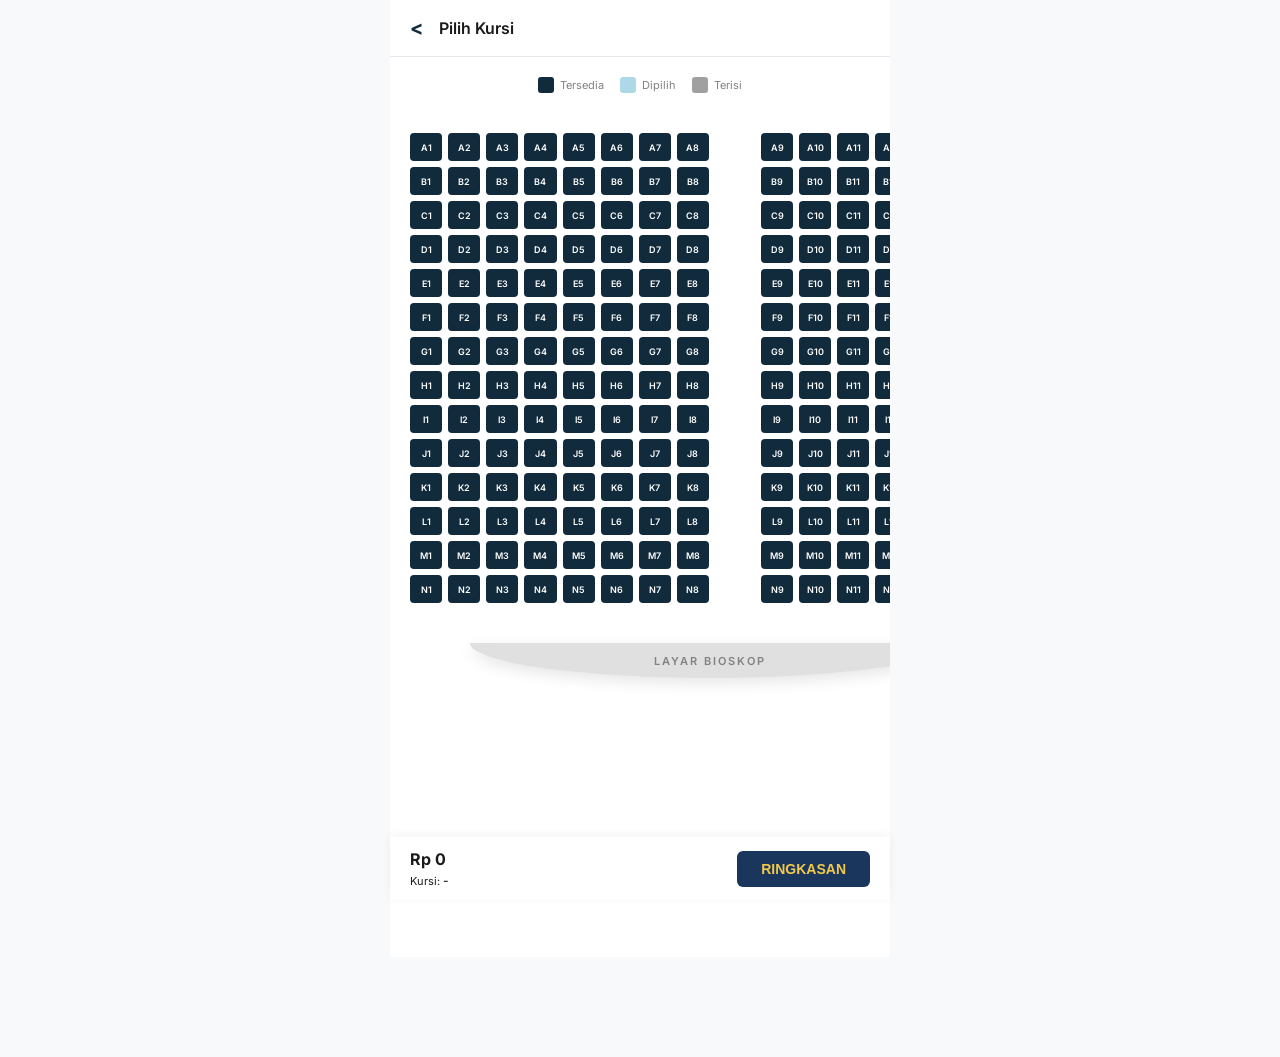
<file: Pemesanan/payment.html>
<!DOCTYPE html>
<html lang="id">
<head>
    <meta charset="UTF-8">
    <meta name="viewport" content="width=device-width, initial-scale=1.0">
    <title>Pembayaran - TIX Style</title>
    <link rel="stylesheet" href="style.css">
</head>
<body>
    <div class="app-bar">
        <h1>Pembayaran</h1>
    </div>

    <div class="container">
        <div class="card" style="text-align: center;">
            <p class="movie-subtitle" style="margin-bottom: 8px;">Total Tagihan</p>
            <h2 id="payment-total" style="color: var(--primary-navy); font-size: 28px;">Rp 0</h2>
        </div>

        <div class="card">
            <h3 class="section-title">Informasi Kontak</h3>
            <div class="form-group">
                <input type="text" id="buyer-name" placeholder="Nama Lengkap" required>
            </div>
            <div class="form-group">
                <input type="email" id="buyer-email" placeholder="Email untuk E-Tiket" required>
            </div>
        </div>

        <div class="card">
            <h3 class="section-title">Metode Pembayaran</h3>
            <div class="payment-methods">
                <label class="method-card">
                    <input type="radio" name="payment" value="qris" checked>
                    <span class="method-name">DANA / QRIS</span>
                </label>
                <label class="method-card">
                    <input type="radio" name="payment" value="transfer">
                    <span class="method-name">Virtual Account BCA</span>
                </label>
                <label class="method-card">
                    <input type="radio" name="payment" value="credit">
                    <span class="method-name">Kartu Kredit / Debit</span>
                </label>
            </div>
        </div>

        <button id="btn-pay" class="btn full-width">Bayar Sekarang</button>
        <a href="summary.html" class="link-back">Kembali ke Ringkasan</a>
    </div>

    <script src="payment.js"></script>
</body>
</html>
</file>
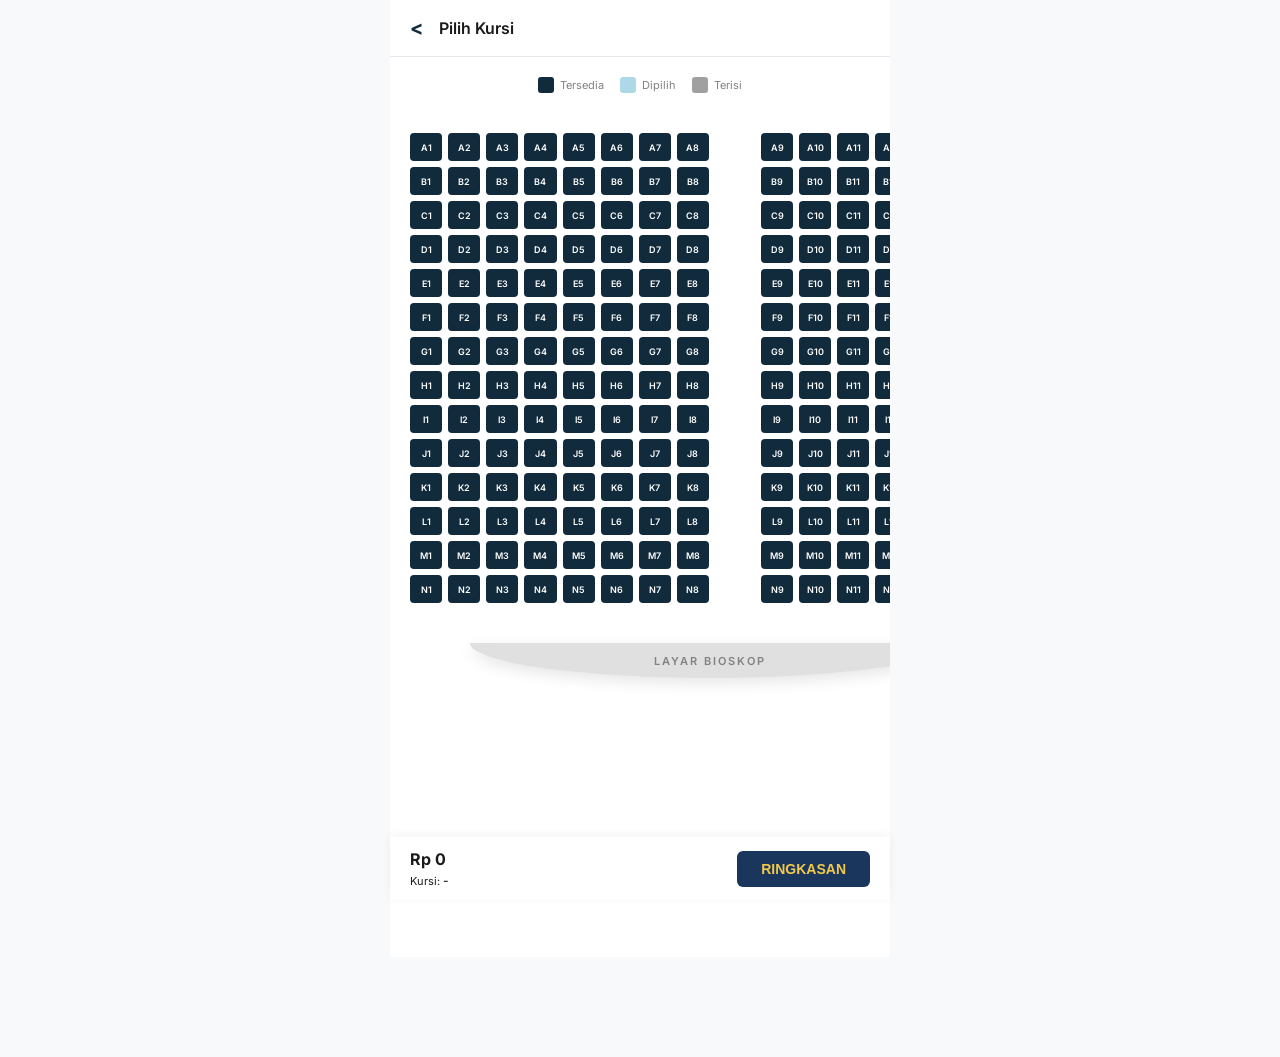
<file: Pemesanan/seats.html>
<!DOCTYPE html>
<html lang="id">
<head>
    <meta charset="UTF-8">
    <meta name="viewport" content="width=device-width, initial-scale=1.0">
    <title>Pilih Kursi</title>
    <link rel="stylesheet" href="style.css">
</head>
<body>
    <div class="app-bar">
        <a href="#">&lt;</a>
        <h1>Pilih Kursi</h1>
    </div>

    <div class="container" style="padding-bottom: 80px;">
        <div class="legend" style="margin-top: 20px;">
            <div class="legend-item"><div class="legend-box box-avail"></div> Tersedia</div>
            <div class="legend-item"><div class="legend-box box-select"></div> Dipilih</div>
            <div class="legend-item"><div class="legend-box box-occ"></div> Terisi</div>
        </div>

        <div class="cinema-wrapper">
            <div class="seat-grid" id="seat-grid"></div>

            <div class="screen-container">
                <div class="screen">LAYAR BIOSKOP</div>
            </div>
        </div>
    </div>

    <div class="bottom-bar">
        <div class="bottom-price" style="align-items: center;">
            <div>
                <span id="total-price">Rp 0</span>
                <div style="font-size: 11px; margin-top: 4px; color: var(--text-main);">
                    Kursi: <span id="seat-numbers" style="font-size: 12px; font-weight: 500;">-</span>
                </div>
            </div>
            <button id="btn-next" class="btn-pay" style="width: auto; padding: 10px 24px; border-radius: 6px;" disabled>RINGKASAN</button>
        </div>
    </div>

    <script src="script.js"></script>
</body>
</html>
</file>
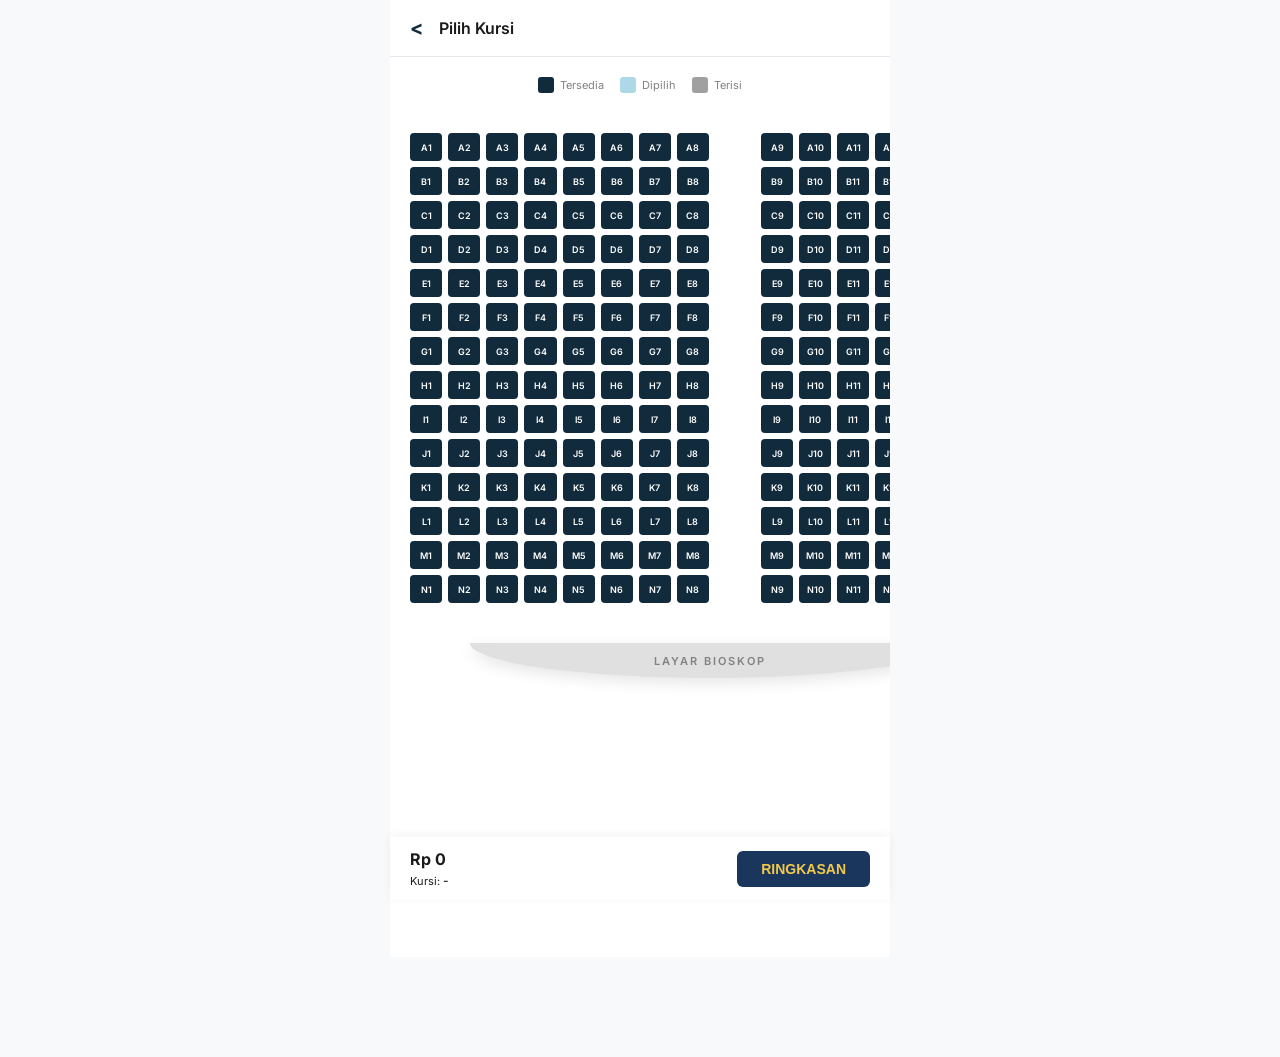
<file: Pemesanan/summary.html>
<!DOCTYPE html>
<html lang="id">
<head>
    <meta charset="UTF-8">
    <meta name="viewport" content="width=device-width, initial-scale=1.0">
    <title>Ringkasan Order</title>
    <link rel="stylesheet" href="style.css">
</head>
<body>
    <div class="app-bar">
        <a href="seats.html">&lt;</a>
        <h1>Ringkasan Order</h1>
    </div>

    <div class="container">
        <div class="timer-banner" id="timer-banner">
            Selesaikan pembayaran Anda dalam <span id="timer">07 : 00</span>
        </div>

        <div class="section-title">Detail Transaksi</div>
        <div class="detail-box">
            <div class="detail-row bold-row">
                <span><span id="ticket-count">0</span> TIKET</span>
                <span id="seat-list">-</span>
            </div>
            <div class="detail-row">
                <span>KURSI</span>
                <span id="ticket-calc">Rp0 x 0</span>
            </div>
            <div class="detail-row">
                <span>
                    BIAYA LAYANAN
                    <small>Untuk membantu peningkatan pelayanan kami</small>
                </span>
                <span id="service-calc">Rp4.000 x 0</span>
            </div>
        </div>

        <div class="divider-thick"></div>

        <div class="section-title">Metode Pembayaran</div>
        <div class="payment-list">
            <label class="payment-item">
                <div class="payment-info">
                    <img src="https://upload.wikimedia.org/wikipedia/commons/a/a2/Logo_QRIS.svg" alt="QRIS">
                    <span>QRIS</span>
                </div>
                <input type="radio" name="payment" value="qris" checked>
            </label>
            <label class="payment-item">
                <div class="payment-info">
                    <img src="https://upload.wikimedia.org/wikipedia/commons/7/72/Logo_dana_blue.svg" alt="DANA">
                    <span>DANA</span>
                </div>
                <input type="radio" name="payment" value="dana">
            </label>

            <a href="payment_methods.html" class="link-more">Pilih pembayaran lainnya &gt;</a>
        </div>
    </div>

    <div class="bottom-bar">
        <div class="bottom-price">
            TOTAL BAYAR
            <span id="grand-total">Rp0</span>
        </div>
        <button id="btn-pay" class="btn-pay">SELESAIKAN PEMBAYARAN ANDA</button>
    </div>

    <script src="summary.js"></script>
</body>
</html>
</file>
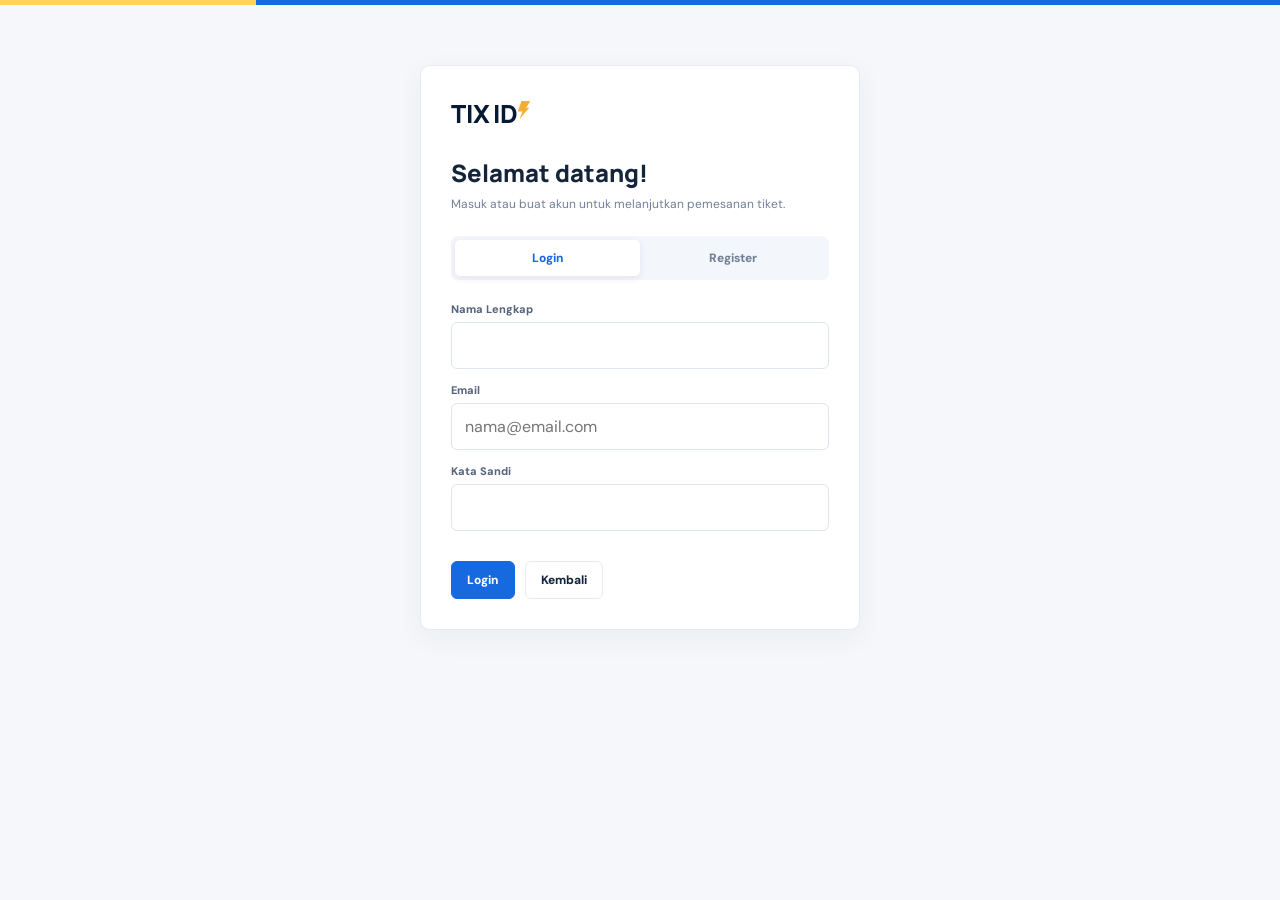
<file: profile-eticket-history/page/auth.html>
<!DOCTYPE html>
<html lang="id">
<head>
<meta charset="UTF-8"><meta name="viewport" content="width=device-width,initial-scale=1">
<title>TIX ID | Login & Register</title>
<link href="https://fonts.googleapis.com/css2?family=DM+Sans:wght@400;500;600;700;800&family=Manrope:wght@500;600;700;800&display=swap" rel="stylesheet">
<link rel="stylesheet" href="style.css">
</head>
<body data-page="auth">
<div class="topline"></div>
<main class="auth-wrap">
  <div class="card auth-card">
    <a class="brand" href="../fitur-pendukung/index.html"><span class="brand-tix">TIX</span><span class="brand-id">ID</span><span class="brand-dot"></span></a>
    <h1 id="auth-title">Selamat datang!</h1>
    <p class="subtitle">Masuk atau buat akun untuk melanjutkan pemesanan tiket.</p>
    <div class="tabs">
      <button class="tab active" id="login-tab" type="button">Login</button>
      <button class="tab" id="register-tab" type="button">Register</button>
    </div>
    <div id="auth-message"></div>
    <form id="auth-form" class="form-grid">
      <div class="field" id="name-field" hidden><label>Nama Lengkap</label><input id="name" type="text" autocomplete="name"></div>
      <div class="field"><label>Email</label><input id="email" type="email" autocomplete="username" required placeholder="nama@email.com"></div>
      <div class="field"><label>Kata Sandi</label><input id="password" type="password" minlength="6" required autocomplete="current-password"></div>
      <div class="actions"><button class="btn primary" id="submit-btn" type="submit">Login</button><a class="btn" href="../fitur-pendukung/index.html">Kembali</a></div>
    </form>
  </div>
</main>
<script src="script.js"></script>
</body>
</html>
</file>
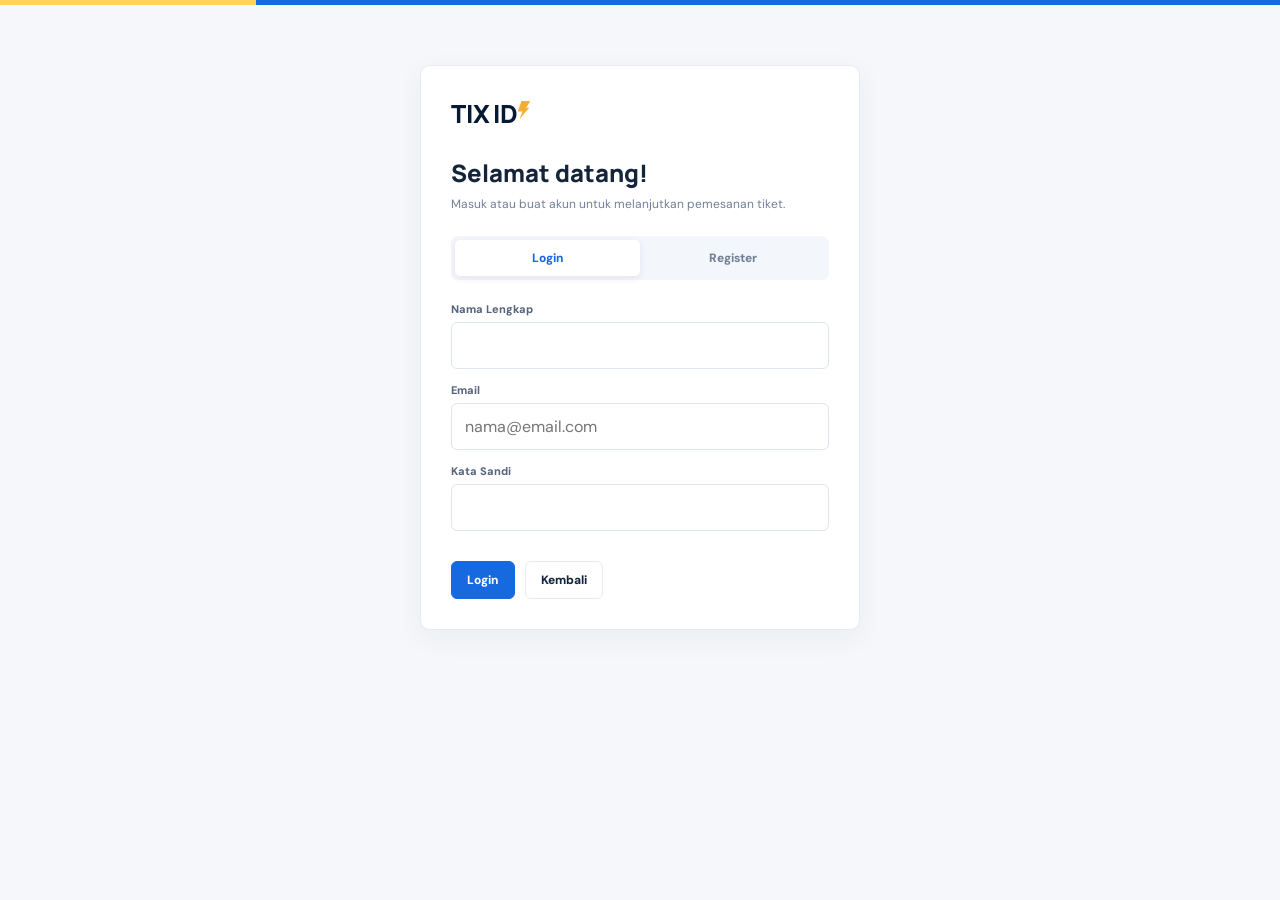
<file: profile-eticket-history/page/eticket.html>
<!DOCTYPE html>
<html lang="id">
<head><meta charset="UTF-8"><meta name="viewport" content="width=device-width,initial-scale=1">
<title>TIX ID | E-Ticket</title>
<link href="https://fonts.googleapis.com/css2?family=DM+Sans:wght@400;500;600;700;800&display=swap" rel="stylesheet">
<link href="https://fonts.googleapis.com/css2?family=Manrope:wght@500;600;700;800&display=swap" rel="stylesheet">
<link rel="stylesheet" href="style.css"></head>
<body data-page="eticket">
<div class="topline"></div><header class="header"><div class="nav">
<a class="brand" href="../fitur-pendukung/index.html"><span class="brand-tix">TIX</span><span class="brand-id">ID</span><span class="brand-dot"></span></a>
<nav class="links"><a href="../fitur-pendukung/index.html">Beranda</a><a href="profile.html">Profile</a><a href="history.html">History</a></nav>
<div class="nav-actions"><a class="nav-btn" href="history.html">History</a><a class="nav-btn primary" href="profile.html">Profile</a></div>
</div></header>
<main class="section"><div class="page-head"><p class="kicker">Tiket digital</p><h1>E-Ticket</h1><p>E-Ticket hanya muncul setelah pembayaran berhasil.</p></div>
<div id="ticket-list" class="history-list"></div></main>
<script src="script.js"></script></body></html>
</file>
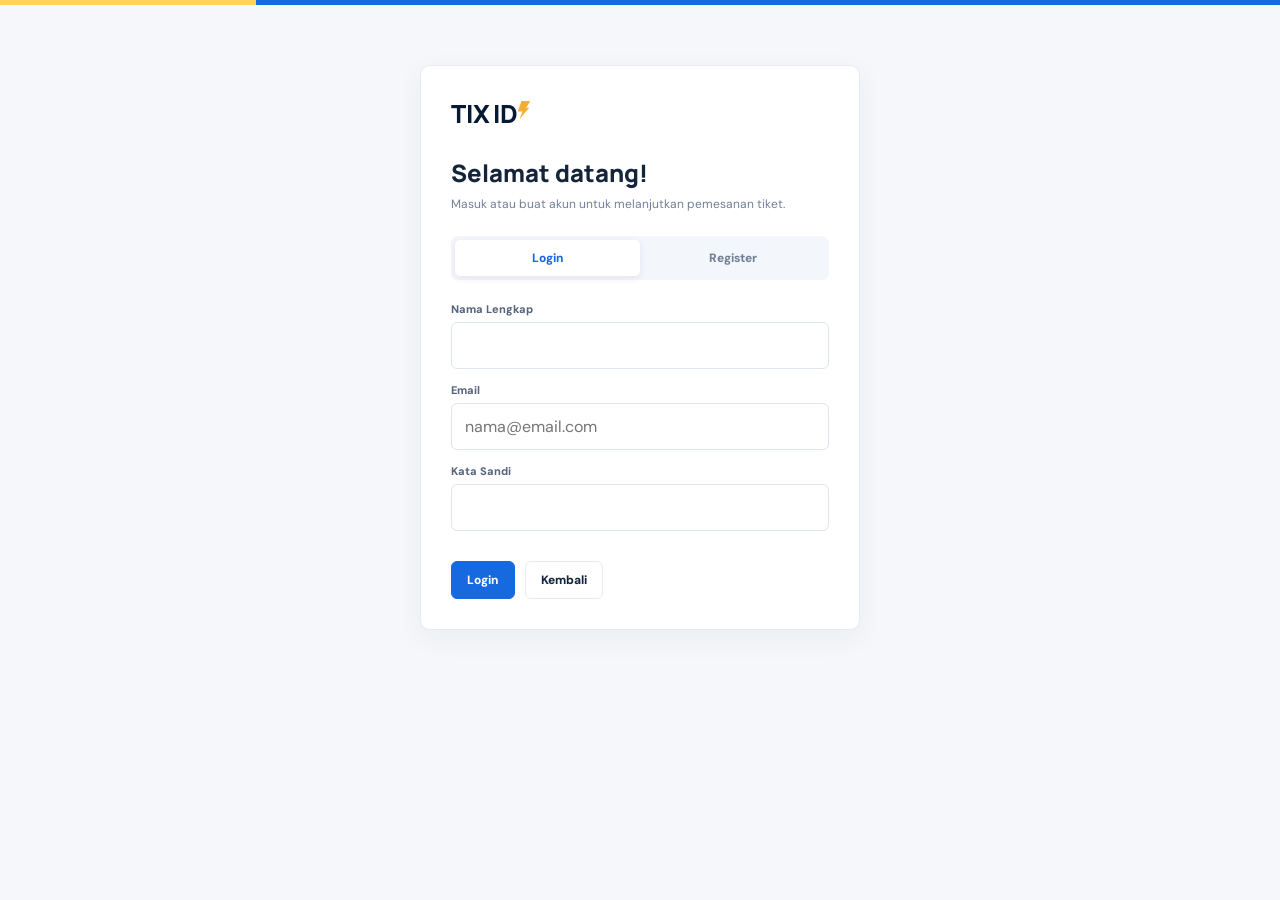
<file: profile-eticket-history/page/history.html>
<!DOCTYPE html>
<html lang="id">
<head><meta charset="UTF-8"><meta name="viewport" content="width=device-width,initial-scale=1">
<title>TIX ID | Booking History</title>
<link href="https://fonts.googleapis.com/css2?family=DM+Sans:wght@400;500;600;700;800&family=Manrope:wght@500;600;700;800&display=swap" rel="stylesheet">
<link rel="stylesheet" href="style.css"></head>
<body data-page="history">
<div class="topline"></div><header class="header"><div class="nav">
<a class="brand" href="../fitur-pendukung/index.html"><span class="brand-tix">TIX</span><span class="brand-id">ID</span><span class="brand-dot"></span></a>
<nav class="links"><a href="../fitur-pendukung/index.html">Beranda</a><a href="profile.html">Profile</a><a href="eticket.html">E-Ticket</a></nav>
<div class="nav-actions"><a class="nav-btn" href="profile.html">Profile</a><a class="nav-btn primary" href="eticket.html">E-Ticket</a></div>
</div></header>
<main class="section"><div class="page-head"><p class="kicker">Pesanan saya</p><h1>Booking History</h1><p>Riwayat hanya menampilkan tiket yang pembayarannya sudah berhasil.</p></div>
<div id="history-list" class="history-list"></div></main>
<script src="script.js"></script></body></html>
</file>
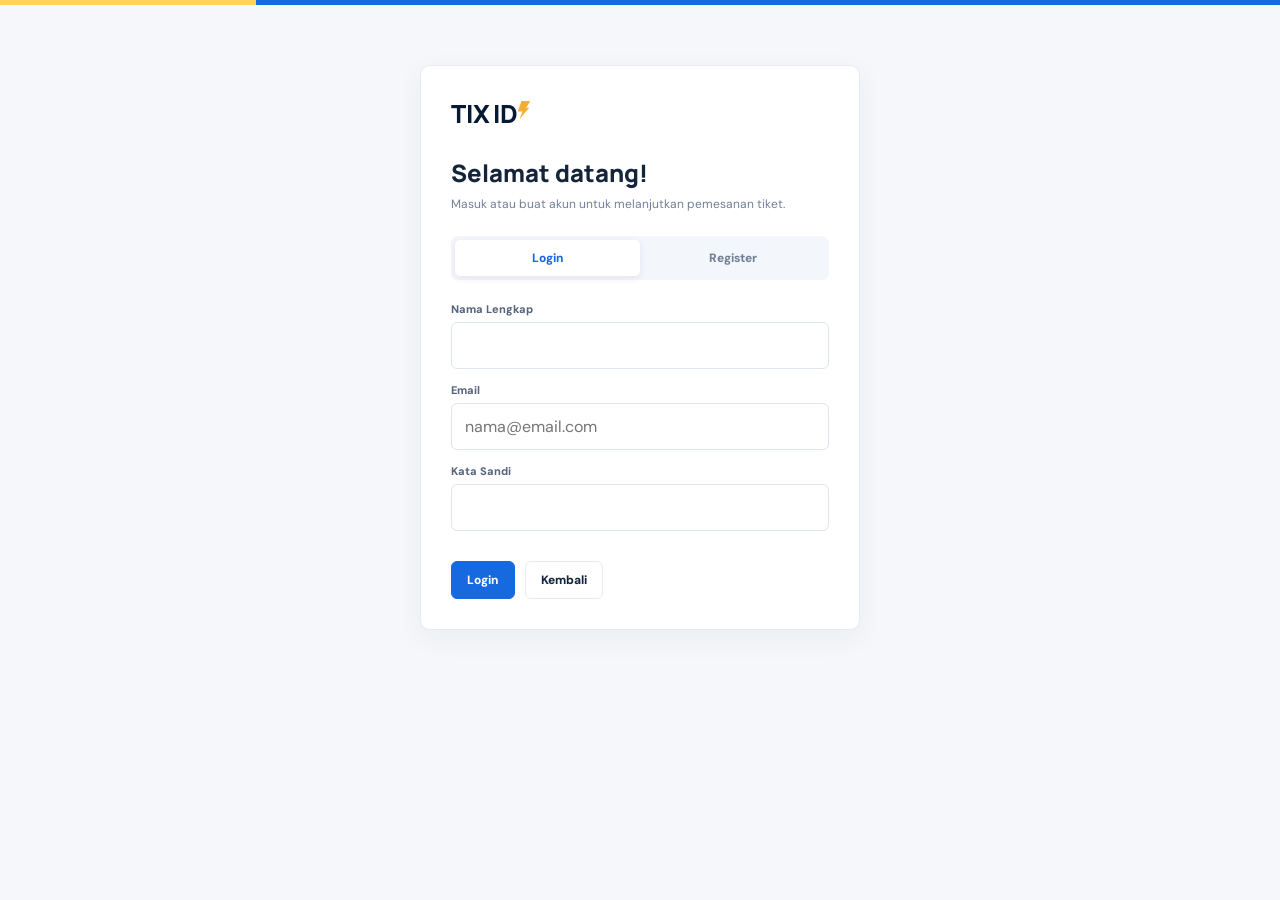
<file: profile-eticket-history/page/profile.html>
<!DOCTYPE html>
<html lang="id">
<head><meta charset="UTF-8"><meta name="viewport" content="width=device-width,initial-scale=1">
<title>TIX ID | Profile</title>
<link href="https://fonts.googleapis.com/css2?family=DM+Sans:wght@400;500;600;700;800&family=Manrope:wght@500;600;700;800&display=swap" rel="stylesheet">
<link rel="stylesheet" href="style.css"></head>
<body data-page="profile">
<div class="topline"></div><header class="header"><div class="nav">
<a class="brand" href="../fitur-pendukung/index.html"><span class="brand-tix">TIX</span><span class="brand-id">ID</span><span class="brand-dot"></span></a>
<nav class="links"><a href="../fitur-pendukung/index.html">Beranda</a><a href="history.html">History</a><a href="eticket.html">E-Ticket</a></nav>
<div class="nav-actions"><a class="nav-btn" href="history.html">History</a><a class="nav-btn" href="eticket.html">E-Ticket</a><button class="nav-btn primary" id="logout-btn">Logout</button></div>
</div></header>
<main class="section"><div class="page-head"><p class="kicker">Akun saya</p><h1>Profile</h1><p>Kelola informasi akun yang digunakan saat pemesanan tiket.</p></div>
<div class="card profile-card">
<div class="avatar" id="avatar">U</div><div class="profile-info"><h2 id="profile-name">-</h2><p id="profile-email">-</p><p id="profile-city">Kota: -</p>
<div class="actions"><button class="btn primary" id="edit-btn">Edit Profile</button><a class="btn" href="../Bioskop-Jadwal/cinemas.html">Pesan Tiket</a></div></div>
</div>
<div class="card" id="edit-card" style="padding:25px;margin-top:18px;display:none"><h3 style="margin-top:0">Edit Profile</h3>
<form id="profile-form" class="form-grid"><div class="field"><label>Nama Lengkap</label><input id="edit-name" required></div><div class="field"><label>Kota</label><select id="edit-city"><option>Jakarta</option><option>Bandung</option><option>Surabaya</option><option>Yogyakarta</option><option>Semarang</option><option>Medan</option></select></div><div class="actions"><button class="btn primary">Simpan</button><button class="btn" type="button" id="cancel-edit">Batal</button></div></form></div>
</main><footer class="footer"><div class="footer-inner"><div><strong>TIX ID</strong><div class="footer-caption">Cari film. Pesan tiket. Nikmati ceritanya.</div></div></div></footer>
<script src="script.js"></script></body></html>
</file>
<file: Pemesanan/style.css>
@import url('https://fonts.googleapis.com/css2?family=Inter:wght@400;500;600;700&display=swap');

:root {
    --primary-navy: #112B3C;
    --secondary-navy: #1A365D;
    --primary-yellow: #F2C94C;
    --bg-color: #F8F9FA;
    --card-bg: #FFFFFF;
    --text-main: #1A1A1A;
    --text-muted: #828282;
    --border-color: #E6E8EC;
    --seat-available: #112B3C;
    --seat-selected: #ADD8E6;
    --seat-occupied: #A0A0A0;
}

* { box-sizing: border-box; margin: 0; padding: 0; }

body {
    background-color: var(--bg-color);
    color: var(--text-main);
    font-family: 'Inter', sans-serif;
    display: flex;
    flex-direction: column;
    align-items: center;
    min-height: 100vh;
    padding-bottom: 100px;
}

.app-bar {
    width: 100%;
    max-width: 500px;
    background-color: var(--card-bg);
    padding: 16px 20px;
    display: flex;
    align-items: center;
    gap: 16px;
    position: sticky;
    top: 0;
    z-index: 10;
    border-bottom: 1px solid var(--border-color);
}
.app-bar a { text-decoration: none; color: var(--primary-navy); font-size: 20px; font-weight: bold; }
.app-bar h1 { font-size: 16px; color: var(--text-main); font-weight: 600; }

.container { width: 100%; max-width: 500px; background-color: var(--card-bg); min-height: 100vh; }

.timer-banner {
    background-color: #FFE5E5;
    color: #D32F2F;
    text-align: center;
    padding: 12px;
    font-size: 13px;
    font-weight: 500;
}

.section-title {
    font-size: 14px;
    font-weight: 700;
    color: var(--text-main);
    padding: 16px 20px 8px;
    background-color: var(--card-bg);
}

.detail-box { padding: 10px 20px; background-color: var(--card-bg); }
.detail-row {
    display: flex;
    justify-content: space-between;
    margin-bottom: 12px;
    font-size: 13px;
    color: var(--text-main);
}
.detail-row span:first-child { color: var(--text-muted); }
.detail-row.bold-row span { font-weight: 600; color: var(--text-main); }
.detail-row small { display: block; color: #B0B0B0; font-size: 11px; margin-top: 4px; }
hr { border: none; border-top: 1px solid var(--border-color); margin: 0 20px; }
.divider-thick { height: 8px; background-color: var(--bg-color); border-top: 1px solid var(--border-color); border-bottom: 1px solid var(--border-color); }

.payment-list { padding: 0 20px 10px; }
.payment-item {
    display: flex;
    align-items: center;
    justify-content: space-between;
    padding: 16px 0;
    border-bottom: 1px solid var(--border-color);
    cursor: pointer;
}
.payment-item:last-child { border-bottom: none; }
.payment-info { display: flex; align-items: center; gap: 12px; }
.payment-info img { width: 40px; object-fit: contain; }
.payment-info span { font-size: 14px; font-weight: 500; }
.payment-item input[type="radio"] { accent-color: #2196F3; width: 18px; height: 18px; }

.link-more {
    display: block;
    text-align: center;
    color: #2196F3;
    text-decoration: none;
    font-size: 13px;
    font-weight: 600;
    padding: 16px 0;
}

.category-title { font-size: 12px; color: var(--text-muted); font-weight: 600; padding: 16px 20px 8px; text-transform: uppercase; }
.arrow-right { color: var(--text-main); font-weight: bold; font-size: 16px; }

.bottom-bar {
    position: fixed;
    bottom: 0;
    width: 100%;
    max-width: 500px;
    background-color: var(--card-bg);
    box-shadow: 0 -2px 10px rgba(0,0,0,0.05);
    z-index: 10;
}
.bottom-price {
    display: flex;
    justify-content: space-between;
    padding: 12px 20px;
    font-size: 12px;
    color: var(--text-muted);
}
.bottom-price span { font-size: 16px; font-weight: 700; color: var(--text-main); }
.btn-pay {
    background-color: var(--secondary-navy);
    color: var(--primary-yellow);
    border: none;
    width: 100%;
    padding: 16px;
    font-size: 14px;
    font-weight: 700;
    cursor: pointer;
}

.cinema-wrapper { padding: 20px; background-color: var(--card-bg); overflow-x: auto; }
.seat-grid {
    display: grid;
    grid-template-columns: repeat(8, minmax(28px, 1fr)) 40px repeat(8, minmax(28px, 1fr));
    gap: 6px;
    margin-bottom: 40px;
    min-width: 650px;
    justify-content: center;
}

.aisle {
    width: 100%;
    height: 100%;
}

.seat {
    background-color: var(--seat-available);
    color: #FFFFFF;
    height: 28px;
    border-radius: 4px;
    display: flex;
    align-items: center;
    justify-content: center;
    font-size: 9px;
    font-weight: 600;
    cursor: pointer;
    user-select: none;
}
.seat.occupied { background-color: var(--seat-occupied); cursor: not-allowed; color: transparent; }
.seat.selected { background-color: var(--seat-selected); color: var(--text-main); }

.screen-container { display: flex; justify-content: center; margin-bottom: 20px; min-width: 600px; }
.screen {
    width: 80%;
    height: 35px;
    background-color: #E0E0E0;
    border-radius: 0 0 50% 50% / 0 0 100% 100%;
    display: flex;
    align-items: center;
    justify-content: center;
    font-size: 11px;
    font-weight: 600;
    color: var(--text-muted);
    letter-spacing: 2px;
    box-shadow: 0 5px 15px rgba(0,0,0,0.1);
}

.legend { display: flex; justify-content: center; gap: 16px; padding: 0 20px 20px; font-size: 11px; color: var(--text-muted); }
.legend-item { display: flex; align-items: center; gap: 6px; }
.legend-box { width: 16px; height: 16px; border-radius: 3px; }
.box-avail { background-color: var(--seat-available); }
.box-select { background-color: var(--seat-selected); }
.box-occ { background-color: var(--seat-occupied); }
</file>
<file: profile-eticket-history/page/style.css>
:root{
  --ink:#14243b;--navy:#10233f;--blue:#1769e0;--pale:#eaf2ff;
  --yellow:#ffd454;--muted:#728096;--line:#e7ebf1;--paper:#f5f7fa;
  --white:#fff;--success:#1f9d62;--danger:#d94b4b;
  --shadow:0 18px 50px rgba(17,39,69,.12);
}
*{box-sizing:border-box}
body{margin:0;background:var(--paper);color:var(--ink);font-family:'DM Sans',Arial,sans-serif}
a{color:inherit;text-decoration:none}
button,input,select{font:inherit}
button{cursor:pointer}
.topline{height:5px;background:linear-gradient(90deg,var(--yellow) 0 20%,var(--blue) 20%)}
.header{position:sticky;top:0;z-index:20;background:rgba(255,255,255,.96);border-bottom:1px solid var(--line);backdrop-filter:blur(14px)}
.nav{width:min(1160px,calc(100% - 48px));min-height:74px;margin:auto;display:flex;align-items:center;gap:30px}
.brand{display:inline-flex;align-items:center;gap:3px;flex:0 0 auto;font:800 25px Manrope,Arial,sans-serif}
.brand-tix,.brand-id{color:#071a34}.brand-dot{width:11px;height:18px;margin:-7px -2px 0 -3px;background:#f4ae32;clip-path:polygon(20% 0,100% 0,72% 38%,100% 38%,26% 100%,42% 58%,0 58%);transform:skew(-8deg)}
.links{display:flex;gap:24px;margin-right:auto;font-size:13px;font-weight:700;color:#55647a}
.links a:hover{color:var(--blue)}
.nav-actions{display:flex;align-items:center;gap:10px}
.nav-btn{border:1px solid var(--line);background:#fff;color:var(--ink);padding:9px 13px;border-radius:6px;font-size:11px;font-weight:800}
.nav-btn.primary{background:var(--blue);border-color:var(--blue);color:#fff}
.nav-btn:hover{transform:translateY(-1px)}
.section{width:min(900px,calc(100% - 40px));margin:auto;padding:55px 0 80px}
.page-head{margin-bottom:26px}.kicker{margin:0 0 7px;color:var(--blue);font-size:9px;font-weight:800;letter-spacing:1.2px;text-transform:uppercase}
.page-head h1{margin:0;font:800 30px/1.2 Manrope,Arial,sans-serif}.page-head p{color:var(--muted);font-size:13px}
.card{background:#fff;border:1px solid var(--line);border-radius:10px;box-shadow:0 8px 28px rgba(17,39,69,.05)}
.profile-card{display:grid;grid-template-columns:110px 1fr;gap:25px;padding:28px;align-items:center}
.avatar{width:92px;height:92px;border-radius:50%;background:var(--pale);color:var(--blue);display:grid;place-items:center;font:800 30px Manrope}
.profile-info h2{margin:0 0 6px;font:800 22px Manrope}.profile-info p{margin:5px 0;color:var(--muted);font-size:13px}
.form-grid{display:grid;gap:14px}.field{display:grid;gap:6px}.field label{font-size:11px;font-weight:800;color:#56657a}.field input,.field select{width:100%;padding:12px 13px;border:1px solid #dfe5ed;border-radius:6px;outline:none;background:#fff;color:var(--ink)}.field input:focus,.field select:focus{border-color:var(--blue);box-shadow:0 0 0 3px var(--pale)}
.actions{display:flex;gap:10px;flex-wrap:wrap;margin-top:16px}
.btn{border:1px solid var(--line);border-radius:6px;padding:10px 15px;background:#fff;color:var(--ink);font-size:12px;font-weight:800}.btn.primary{background:var(--blue);border-color:var(--blue);color:#fff}.btn.yellow{background:var(--yellow);border-color:var(--yellow);color:var(--navy)}.btn.danger{color:var(--danger)}
.auth-wrap{width:min(440px,calc(100% - 40px));margin:60px auto}
.auth-card{padding:30px}.auth-card .brand{margin-bottom:25px}.auth-card h1{font:800 24px Manrope;margin:0 0 7px}.subtitle{margin:0 0 24px;color:var(--muted);font-size:12px}
.tabs{display:grid;grid-template-columns:1fr 1fr;margin-bottom:22px;background:#f3f6fb;padding:4px;border-radius:7px}.tab{border:0;background:transparent;padding:10px;border-radius:5px;color:var(--muted);font-size:12px;font-weight:800}.tab.active{background:#fff;color:var(--blue);box-shadow:0 2px 8px rgba(17,39,69,.08)}
.alert{padding:11px 12px;border-radius:6px;font-size:11px;margin-bottom:14px}.alert.error{background:#fff0f0;color:var(--danger)}.alert.success{background:#edf9f3;color:var(--success)}
.empty{padding:42px 25px;text-align:center}.empty-icon{font-size:32px;margin-bottom:10px}.empty h3{margin:0 0 6px;font:800 17px Manrope}.empty p{margin:0;color:var(--muted);font-size:12px}
.history-list{display:grid;gap:15px}.history-item{padding:20px}.history-top{display:flex;justify-content:space-between;gap:15px;align-items:start}.movie-title{margin:0;font:800 17px Manrope}.status{padding:5px 9px;border-radius:20px;background:#edf9f3;color:var(--success);font-size:9px;font-weight:800;text-transform:uppercase}.history-meta{display:grid;grid-template-columns:repeat(3,1fr);gap:12px;margin:18px 0}.meta-box{background:#f8faff;border-radius:6px;padding:10px}.meta-box span{display:block;color:var(--muted);font-size:9px;margin-bottom:4px}.meta-box strong{font-size:11px}.ticket-card{overflow:hidden;position:relative}.ticket-head{padding:20px 22px;background:var(--navy);color:#fff}.ticket-head .kicker{color:var(--yellow)}.ticket-head h2{margin:0;font:800 21px Manrope}.ticket-body{padding:22px}.ticket-grid{display:grid;grid-template-columns:1fr 1fr;gap:14px}.ticket-row{padding:10px 0;border-bottom:1px dashed #dfe5ed}.ticket-row span{display:block;color:var(--muted);font-size:9px;margin-bottom:3px}.ticket-row strong{font-size:12px}.qr{width:130px;height:130px;margin:20px auto;border:10px solid #fff;box-shadow:0 0 0 1px var(--line);display:grid;place-items:center;background:repeating-linear-gradient(45deg,#10233f 0 3px,#fff 3px 6px);font-size:11px;font-weight:900;color:#10233f}.footer{background:var(--navy);color:#fff;margin-top:40px}.footer-inner{width:min(900px,calc(100% - 40px));min-height:90px;margin:auto;display:flex;align-items:center;justify-content:space-between}.footer-caption{font-size:9px;color:rgba(255,255,255,.58)}
.toast{position:fixed;right:20px;bottom:20px;z-index:100;background:var(--navy);color:#fff;padding:12px 15px;border-radius:7px;font-size:11px;box-shadow:var(--shadow);display:none}.toast.show{display:block}
@media(max-width:700px){.nav{gap:14px}.links{display:none}.profile-card{grid-template-columns:1fr;text-align:center}.avatar{margin:auto}.history-meta,.ticket-grid{grid-template-columns:1fr}.history-top{flex-direction:column}.section{padding-top:35px}}
</file>
